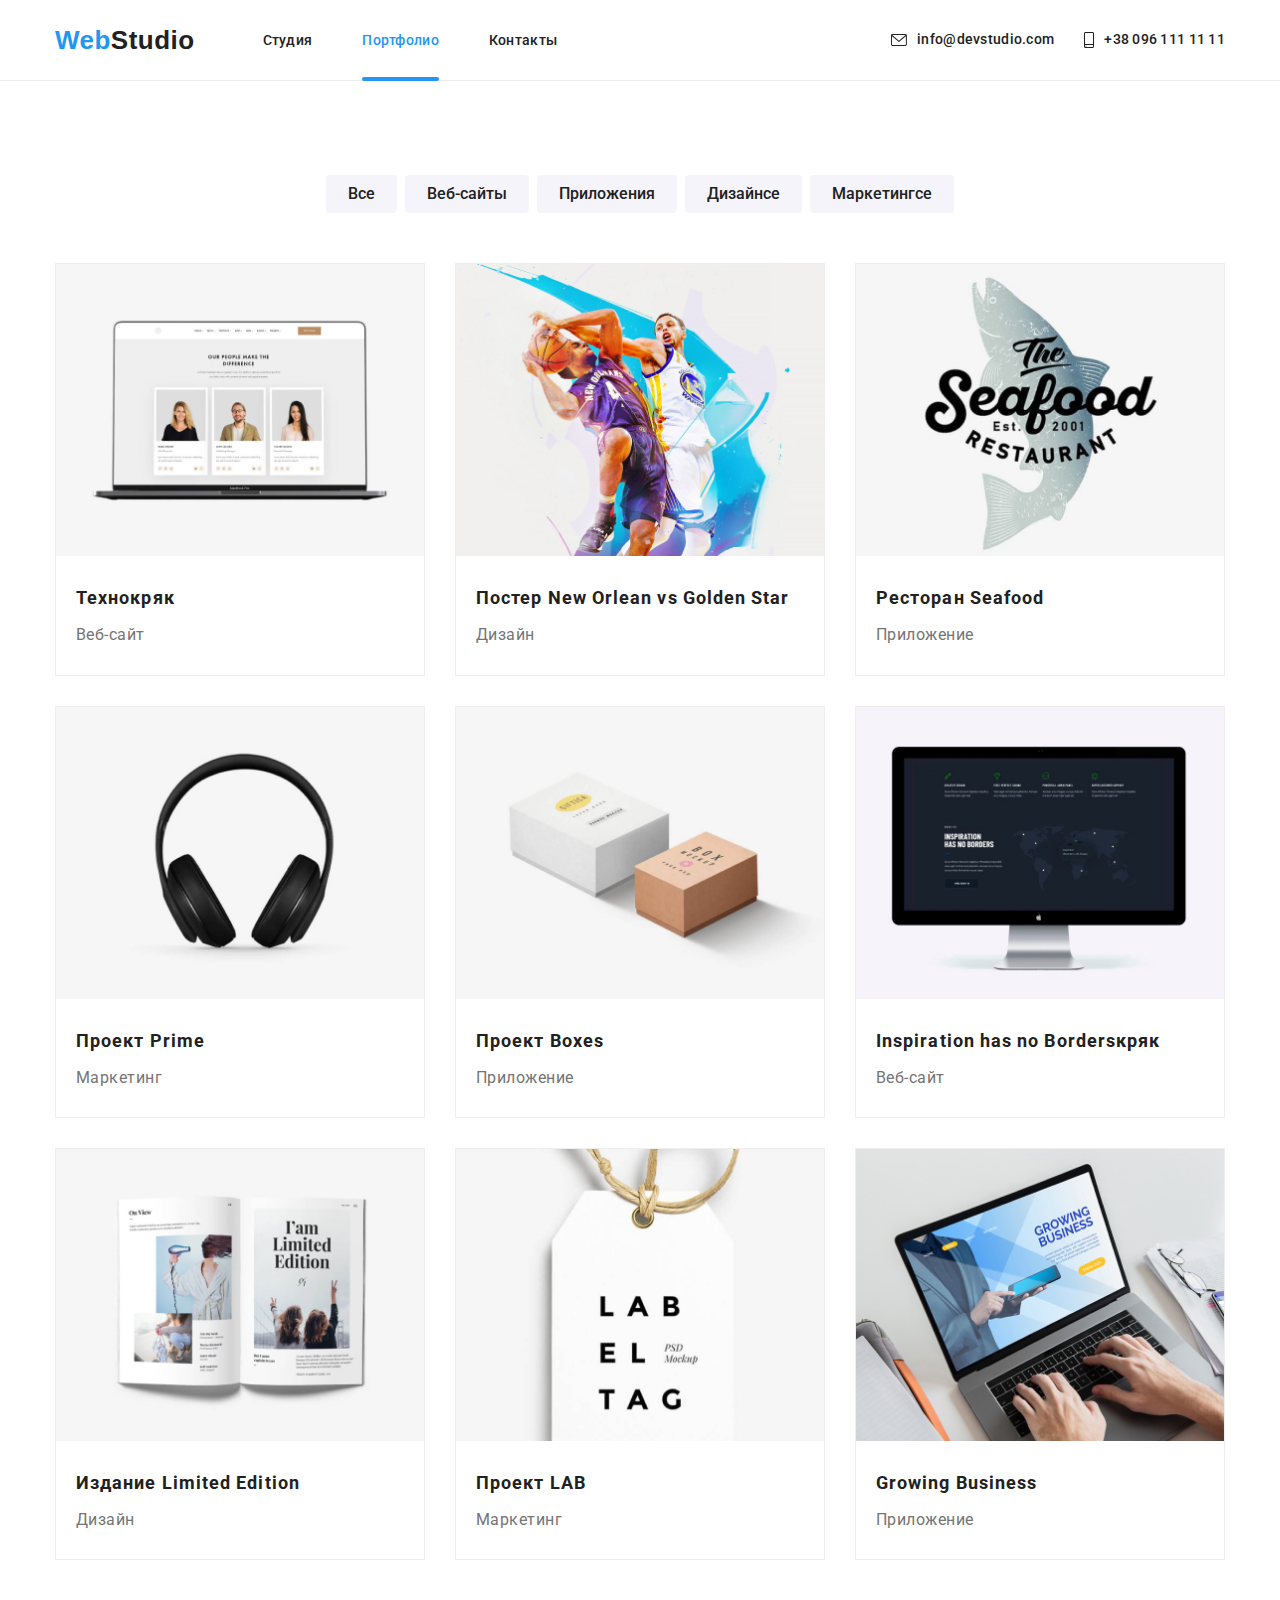
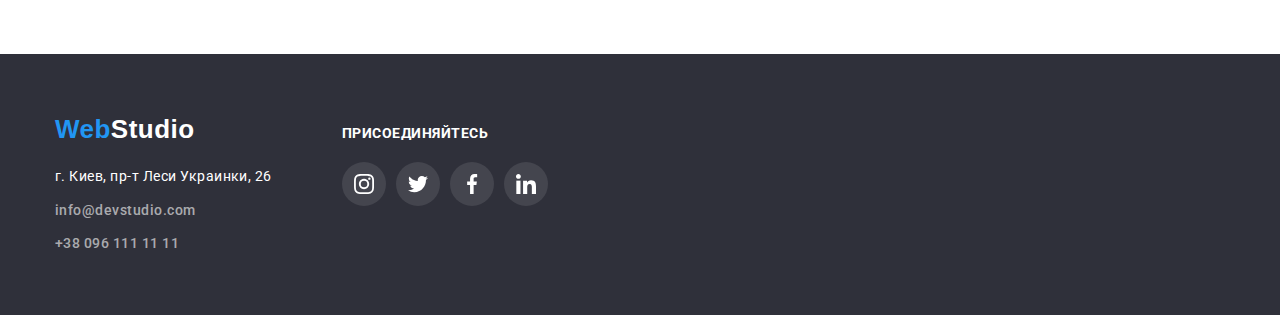
<file: portfolio.html>
<!DOCTYPE html>
<html lang="ru">

<head>
    <meta charset="UTF-8">
    <meta name="viewport" content="width=device-width, initial-scale=1.0">
    <title>Portfolio</title>
    <link rel="preconnect" href="https://fonts.gstatic.com">
    <link href="https://fonts.googleapis.com/css2?family=Roboto:wght@400;700;900&display=swap" rel="stylesheet">
    <link rel="stylesheet" href="https://cdnjs.cloudflare.com/ajax/libs/modern-normalize/1.0.0/modern-normalize.min.css">
    <link rel="stylesheet" href="./css/style.css">
</head>

<body>
    <header class="header">
        <div class="header-container container">
            <nav class="nav">
                <a href="./index.html" class="logo header-logo"><span class="logo-color">Web</span>Studio</a>
                <ul class="menu">
                    <li class="menu-item">
                        <a href="./index.html" class="menu-link">Студия</a>
                    </li>
    
                    <li class="menu-item">
                        <a href="./portfolio.html" class="menu-link current">Портфолио</a>
                    </li>
    
                    <li class="menu-item">
                        <a href="#" class="menu-link">Контакты</a>
                    </li>
                </ul>
    
            </nav>
    
            <ul class="header-contact-list">
                <li class="header-contact-item">
                    <a href="mailto:info@devstudio.com" class="contact header-contact">
                        <svg class="mail-icon icon-contact" width="16" height="12">
                            <use href="./images/icons.svg#mail"></use>
                        </svg>
                        info@devstudio.com
                    </a>
                </li>
            
                <li class="header-contact-item">
                    <a href="tel:+380961111111" class="contact header-contact">
                        <svg class="mail-icon icon-contact" width="10" height="16">
                            <use href="./images/icons.svg#phone"></use>
                        </svg>
                        +38 096 111 11 11
                    </a>
                </li>
            </ul>
        </div>
    </header>
  
    <main>

        <section class="portfolio">
            <div class="portfolio-container container">
                <h1 class="portfolio-title">Наши проэкты</h1>
                <ul class="portfolio-btn-list">
                    <li class="portfolio-btn-item"><button class="portfolio-btn">Все</button></li>
                    <li class="portfolio-btn-item"><button class="portfolio-btn">Веб-сайты</button></li>
                    <li class="portfolio-btn-item"><button class="portfolio-btn">Приложения</button></li>
                    <li class="portfolio-btn-item"><button class="portfolio-btn">Дизайнсе</button></li>
                    <li class="portfolio-btn-item"><button class="portfolio-btn">Маркетингсе</button></li>
                </ul>

                <ul class="project-list">
                    <li class="project-item">
                        <a href="#" class="project-link">
                            <div class="project-box">
                                <img src="./images/technocryk.jpg" alt="Технокряк">
                                <!-- <div class="box-overlay">
                                    <p class="box-overlay-text">Технокряк это современная площадка распространения коронавируса. Компании используют эту платформу для цифрового шпионажа и атак на защищённые сервера конкурентов.</p>
                                </div> -->
                            </div>
                           <div class="project-contect">
                                <h3 class="project-title">Технокряк</h3>
                                <p class="project-text">Веб-сайт</p>
                            </div>
                        </a>
                    </li>

                    <li class="project-item">
                        <a href="#" class="project-link">
                            <div class="project-box">
                                <img src="./images/new-orlean.jpg" alt="Постер New Orlean vs Golden Star">
                                <!-- <div class="box-overlay">
                                    <p class="box-overlay-text">Технокряк это современная площадка распространения коронавируса. Компании используют
                                        эту платформу для цифрового шпионажа и атак на защищённые сервера конкурентов.</p>
                                </div> -->
                            </div>
                            
                            <div class="project-contect">
                                <h3 class="project-title">Постер New Orlean vs Golden Star</h3>
                                <p class="project-text">Дизайн</p>
                            </div>
                        </a>    
                    </li>

                    <li class="project-item">
                        <a href="#" class="project-link">
                            <div class="project-box">
                                <img src="./images/seafood.jpg" alt="Ресторан Seafood">
                                <!-- <div class="box-overlay">
                                    <p class="box-overlay-text">Технокряк это современная площадка распространения коронавируса. Компании используют
                                        эту платформу для цифрового шпионажа и атак на защищённые сервера конкурентов.</p>
                                </div> -->
                            </div>
                            <div class="project-contect">
                                <h3 class="project-title">Ресторан Seafood</h3>
                                <p class="project-text">Приложение</p>
                            </div>
                        </a>    
                    </li>

                    <li class="project-item">
                        <a href="#" class="project-link">
                            <div class="project-box">
                                <img src="./images/prime.jpg" alt="Проект Prime">
                                <!-- <div class="box-overlay">
                                    <p class="box-overlay-text">Технокряк это современная площадка распространения коронавируса. Компании используют
                                        эту платформу для цифрового шпионажа и атак на защищённые сервера конкурентов.</p>
                                </div> -->
                            </div>
                            <div class="project-contect">
                                <h3 class="project-title">Проект Prime</h3>
                                <p class="project-text">Маркетинг</p>
                            </div>
                        </a>    
                    </li>

                    <li class="project-item">
                        <a href="#" class="project-link">
                            <div class="project-box">
                                <img src="./images/boxes.jpg" alt="Проект Boxes">
                                <!-- <div class="box-overlay">
                                    <p class="box-overlay-text">Технокряк это современная площадка распространения коронавируса. Компании используют
                                        эту платформу для цифрового шпионажа и атак на защищённые сервера конкурентов.</p>
                                </div> -->
                            </div>
                            <div class="project-contect">
                                <h3 class="project-title">Проект Boxes</h3>
                                <p class="project-text">Приложение</p>
                            </div>
                        </a>
                    </li>
                    <li class="project-item">
                        <a href="#" class="project-link">
                            <div class="project-box">
                                <img src="./images/inspiration.jpg" alt="Inspiration has no Bordersкряк">
                                <!-- <div class="box-overlay">
                                    <p class="box-overlay-text">Технокряк это современная площадка распространения коронавируса. Компании используют
                                        эту платформу для цифрового шпионажа и атак на защищённые сервера конкурентов.</p>
                                </div> -->
                            </div>
                            <div class="project-contect">
                                <h3 class="project-title">Inspiration has no Bordersкряк</h3>
                                <p class="project-text">Веб-сайт</p>
                            </div>
                        </a>
                    </li>
                    <li class="project-item">
                        <a href="#" class="project-link">
                            <div class="project-box">
                                <img src="./images/limited-edition.jpg" alt="Издание Limited Edition">
                                <!-- <div class="box-overlay">
                                    <p class="box-overlay-text">Технокряк это современная площадка распространения коронавируса. Компании используют
                                        эту платформу для цифрового шпионажа и атак на защищённые сервера конкурентов.</p>
                                </div> -->
                            </div>
                            <div class="project-contect">
                                <h3 class="project-title">Издание Limited Edition</h3>
                                <p class="project-text">Дизайн</p>
                            </div>
                        </a>
                    </li>
                    <li class="project-item">
                        <a href="#" class="project-link">
                            <div class="project-box">
                                <img src="./images/lab.jpg" alt="Проект LAB">
                                <!-- <div class="box-overlay">
                                    <p class="box-overlay-text">Технокряк это современная площадка распространения коронавируса. Компании используют
                                        эту платформу для цифрового шпионажа и атак на защищённые сервера конкурентов.</p>
                                </div> -->
                            </div>
                            <div class="project-contect">
                                <h3 class="project-title">Проект LAB</h3>
                                <p class="project-text">Маркетинг</p>
                            </div>
                        </a>
                    </li>
                    <li class="project-item">
                        <a href="#" class="project-link">
                            <div class="project-box">
                                <img src="./images/growing-business.jpg" alt="Growing Business">
                                <!-- <div class="box-overlay">
                                    <p class="box-overlay-text">Технокряк это современная площадка распространения коронавируса. Компании используют
                                        эту платформу для цифрового шпионажа и атак на защищённые сервера конкурентов.</p>
                                </div> -->
                            </div>
                            <div class="project-contect">
                                <h3 class="project-title">Growing Business</h3>
                                <p class="project-text">Приложение</p>
                            </div>
                        </a>
                    </li>
                </ul>
            </div>
        </section>

    </main>
    
    <footer class="footer">
        <div class="fotter-container container">
            <div class="footer-address">
                <a href="index.html" class="footer-logo logo"><span class="logo-color">Web</span>Studio</a>
                <address>
                    <ul class="footer-list">
                        <li class="footer-item">
                            <a href="https://www.google.com/maps/place/%D0%B1%D1%83%D0%BB%D1%8C%D0%B2%D0%B0%D1%80+%D0%9B%D0%B5%D1%81%D1%96+%D0%A3%D0%BA%D1%80%D0%B0%D1%97%D0%BD%D0%BA%D0%B8,+26,+%D0%9A%D0%B8%D1%97%D0%B2,+02000/@50.4265807,30.5361971,17z/data=!3m1!4b1!4m5!3m4!1s0x40d4cf0e033ecbe9:0x57a4dffefec77da0!8m2!3d50.4265807!4d30.5383858"
                                class="address">г. Киев, пр-т Леси Украинки, 26</a>
                        </li>
                        <li class="footer-item">
                            <a href="mailto:info@devstudio.com" class="footer-contact contact">info@devstudio.com</a>
                        </li>
                        <li class="footer-item">
                            <a href="tel:+380961111111" class="footer-contact contact">+38 096 111 11 11</a>
                        </li>
                    </ul>
                </address>
            </div>
    
            <div class="footer-social-media">
                <h3 class="title-uppercase footer-title">присоединяйтесь</h3>
                <ul class="social-media">
                    <li class="social-media-item">
                        <a href="" class="social-media-link">
                            <svg class="social-media-icon" width="20" height="20">
                                <use href="./images/icons.svg#insta"></use>
                            </svg>
                        </a>
                    </li>
                    <li class="social-media-item">
                        <a href="" class="social-media-link">
                            <svg class="social-media-icon futer-social-media-icon" width="20" height="20">
                                <use href="./images/icons.svg#twitter"></use>
                            </svg>
                        </a>
                    </li>
                    <li class="social-media-item">
                        <a href="" class="social-media-link">
                            <svg class="social-media-icon" width="20" height="20">
                                <use href="./images/icons.svg#fb"></use>
                            </svg>
                        </a>
                    </li>
                    <li class="social-media-item">
                        <a href="" class="social-media-link">
                            <svg class="social-media-icon" width="20" height="20">
                                <use href="./images/icons.svg#linkedin"></use>
                            </svg>
                        </a>
                    </li>
                </ul>
            </div>
        </div>
    </footer>
</body>

</html>
</file>
<file: css/style.css>
:root {
  --white-color: #ffffff;
  --blue-text: #2196f3;
  --black-text: #212121;
  --grey-text: #757575;
  --grey-light-text: rgba(255, 255, 255, 0.6);
  --grey-background: #2f303a;
  --blue-background: #2196f3;
  --grey-light-background: #f5f4fa;
  --light-btn: #f5f4fa;
  --blue-btn: #2196f3;
  --padding-main-size: 94px;
  --padding-footer-size: 60px;
  --project-list-gap: 30px;
  --project-border-color: #eeeeee;
  --icon-color: #afb1b8;
  --sm-bg-color: rgba(255, 255, 255, 0.1);
  --img-bg-color: rgba(47, 48, 58, 0.8);
  --overlay-bg-color: rgba(33, 150, 243, 0.9);
  --cubic-bezier: cubic-bezier(0.4, 0, 0.2, 1);
}

body {
  font-family: 'Roboto', sans-serif;
  font-style: normal;
  letter-spacing: 0.03em;
}

a {
  text-decoration: none;
}

ul {
  text-decoration: none;
  list-style-type: none;
  padding: 0;
  margin: 0;
}

p,
h1,
h2,
h3,
h4 {
  padding: 0;
  margin: 0;
}

img {
  display: block;
  max-width: 100%;
}

address {
  text-decoration: none;
  font-style: normal;
}

.container {
  width: 1200px;
  margin: 0 auto;
  padding: var(--padding-main-size) 15px;
}

.title {
  font-weight: 700;
  font-size: 36px;
  line-height: 1.17;
  text-align: center;
  color: var(--black-text);
  margin-bottom: 50px;
}

.logo {
  font-family: 'Raleway', sans-serif;
  font-weight: 700;
  font-size: 26px;
  line-height: 1.19;
}

.logo-color {
  color: var(--blue-text);
}

.title-uppercase {
  font-weight: 700;
  font-size: 14px;
  line-height: 1.14;
  text-transform: uppercase;
}

/* header */

.header-logo {
  color: var(--black-text);
  margin-right: 68px;
}

.menu-link {
  font-weight: 500;
  font-size: 14px;
  color: var(--black-text);
  letter-spacing: 0.02em;
  padding: 32px 0px;
}

.menu-link.current {
  position: relative;
  color: var(--blue-text);
}

.menu-link.current::after {
  position: absolute;
  left: 0px;
  bottom: -1px;
  content: '';
  display: inline-block;
  height: 4px;
  width: 100%;
  border-radius: 2px;
  background-color: var(--blue-background);
}

.contact {
  display: flex;
  align-items: center;
  font-weight: 500;
  font-size: 14px;
}

.header {
  /* position: sticky; */
  top: 0px;
  background-color: var(--white-color);
  border-bottom: 1px solid #ececec;
  z-index: 1;
}

.header-contact {
  line-height: 1.14;
  letter-spacing: 0.02em;
  color: var(--black-text);
  padding: 32px 0;
}

.menu-link:hover,
.menu-link:focus,
.header-contact:hover,
.header-contact:focus,
.footer-contact:hover,
.footer-contact:focus {
  color: var(--blue-text);
}

.header-container {
  display: flex;
  align-items: center;
  justify-content: space-between;
  padding-top: 0;
  padding-bottom: 0;
}

.nav {
  display: flex;
  align-items: center;
}

.menu {
  display: flex;
}

.menu-item:not(:last-child) {
  margin-right: 50px;
}

.header-contact-item:first-child {
  margin-right: 30px;
}

.header-contact-list {
  display: flex;
}

.mail-icon {
  display: flex;
}

.icon-contact {
  margin-right: 10px;
  fill: currentColor;
}

/* hero */

.hero {
  /* max-width: 1600px;
  padding: 200px 0;
  background-image: linear-gradient(
      to right,
      rgba(47, 48, 58, 0.4),
      rgba(47, 48, 58, 0.4)
    ),
    url(../images/hero-img.jpg); */
  background-repeat: no-repeat;
  background-size: cover;
  background-color: var(--grey-background);
  margin: 0 auto;
}

.hero-container {
  display: flex;
  margin: 0 auto;
  flex-direction: column;
  align-items: center;
  justify-content: center;
  max-width: 1600px;
  padding: 200px 0;
  background-image: linear-gradient(
      to right,
      rgba(47, 48, 58, 0.4),
      rgba(47, 48, 58, 0.4)
    ),
    url(../images/hero-img.jpg);
}

.hero-title {
  max-width: 696px;
  font-weight: 900;
  font-size: 44px;
  line-height: 1.36;
  text-align: center;
  letter-spacing: 0.06em;
  color: #ffffff;
  margin-bottom: 30px;
}

.hero-btn {
  display: block;
  min-width: 200px;
  height: 50px;
  background-color: var(--blue-btn);
  border: none;
  border-radius: 4px;
  font-weight: 700;
  font-size: 16px;
  line-height: 1.88;
  text-align: center;
  color: var(--white-color);
}

/* feature */

/* .container-feature {
  padding-top: var(--padding-main-size);
  padding-bottom: var(--padding-main-size);
} */

.feature-list {
  display: flex;
  justify-content: space-between;
}

.feature-item {
  width: calc((100% - 90px) / 4);
}

.container-icons {
  display: flex;
  align-items: center;
  justify-content: center;
  width: 100%;
  height: 120px;
  background-color: var(--grey-light-background);
  border-radius: 4px;
  margin-bottom: 30px;
}

.feature-title {
  color: var(--black-text);
  margin-bottom: 10px;
}

.feature-text {
  font-weight: 400;
  font-size: 14px;
  line-height: 1.71;
  color: var(--grey-text);
}

/* activity */

.activity-container {
  padding-top: 0px;
}

.activity-list {
  display: flex;
  justify-content: space-between;
}

.activity-item {
  width: calc((100% - 60px) / 3);
  position: relative;
}

.activity-item-conteiner {
  display: flex;
  align-items: center;
  justify-content: center;
  width: 100%;
  height: 70px;
  background-color: var(--img-bg-color);
  position: absolute;
  bottom: 0;
}

.activity-item-text {
  color: var(--white-color);
}

/* command */

/* .command-container {
  padding-top: var(--padding-main-size);
  padding-bottom: var(--padding-main-size);
} */

.command {
  background-color: var(--grey-light-background);
}

.command-list {
  display: flex;
  justify-content: space-between;
  font-size: 16px;
  line-height: 1.19;
  text-align: center;
}

.command-item {
  background-color: var(--white-color);
  box-shadow: 0px 1px 3px rgba(0, 0, 0, 0.12), 0px 1px 1px rgba(0, 0, 0, 0.14),
    0px 2px 1px rgba(0, 0, 0, 0.2);
  border-radius: 0px 0px 4px 4px;
}

.command-image {
  max-width: 270px;
}

.command-tumb {
  padding: 30px 32px;
}

.command-list-title {
  font-weight: 500;
  color: var(--black-text);
  margin-bottom: 10px;
}

.command-list-text {
  font-weight: 400;
  color: var(--grey-text);
  margin-bottom: 16px;
}

.social-media {
  display: flex;
  justify-content: space-between;
}

.social-media-link {
  display: flex;
  justify-content: center;
  align-items: center;
  width: 44px;
  height: 44px;
  border-radius: 50%;
}

.command .social-media-link {
  color: var(--icon-color);
}

.footer .social-media-link {
  background-color: var(--sm-bg-color);
  color: var(--white-color);
}

.social-media-icon {
  justify-content: center;
  align-items: center;
  fill: currentColor;
}

.social-media-link:hover,
.social-media-link:focus {
  background-color: var(--blue-background);
  color: var(--white-color);
}

.client-link {
  display: flex;
  justify-content: center;
  align-items: center;
  width: 170px;
  height: 90px;
  border: 1px solid var(--icon-color);
  border-radius: 4px;
  color: var(--icon-color);
}

.client-link:hover,
.client:focus {
  color: var(--blue-background);
  border-color: var(--blue-background);
}

.client-icon {
  fill: currentColor;
}

.client-list {
  display: flex;
  justify-content: space-between;
}

/* footer */

.fotter-container {
  display: flex;
  padding-top: var(--padding-footer-size);
  padding-bottom: var(--padding-footer-size);
}

.footer {
  background-color: var(--grey-background);
}

.footer-address {
  margin-right: 70px;
}

.footer-logo {
  display: block;
  color: var(--white-color);
  margin-bottom: 20px;
}

.footer-item:not(:last-child) {
  margin-bottom: 9px;
}

.footer-contact {
  line-height: 24px;
  color: var(--grey-light-text);
}

.address {
  font-weight: 400;
  font-size: 14px;
  line-height: 1.71;
  color: var(--white-color);
}

.footer-social-media {
  min-width: 206px;
}

.footer-title {
  color: var(--white-color);
  margin-bottom: 20px;
  padding-top: 12px;
}

/* portolio  */

/* main */

/* .portfolio-container {
  padding-top: var(--padding-main-size);
  padding-bottom: var(--padding-main-size);
} */

.portfolio-title {
  position: absolute;
  white-space: nowrap;
  clip-path: inset(100%);
  clip: rect(0 0 0 0);
  overflow: hidden;
}

.portfolio-btn-list {
  display: flex;
  justify-content: center;
  margin-bottom: 50px;
}

.portfolio-btn-item:not(:last-child) {
  margin-right: 8px;
}

.portfolio-btn {
  background-color: var(--grey-light-background);
  border: none;
  font-weight: 500;
  font-size: 16px;
  line-height: 1.63;
  text-align: center;
  color: var(--black-text);
  padding: 6px 22px;
  border-radius: 4px;
}

.portfolio-btn:hover,
.portfolio-btn:focus {
  background-color: var(--blue-btn);
  color: var(--white-color);
  box-shadow: 0px 3px 1px rgba(0, 0, 0, 0.1), 0px 1px 2px rgba(0, 0, 0, 0.08),
    0px 2px 2px rgba(0, 0, 0, 0.12);
}

.project-list {
  display: flex;
  flex-wrap: wrap;
  margin-top: calc(-1 * var(--project-list-gap));
  margin-left: calc(-1 * var(--project-list-gap));
}

.project-item {
  flex-basis: calc(100% / 3 - var(--project-list-gap));
  margin-top: var(--project-list-gap);
  margin-left: var(--project-list-gap);
  border: 1px solid var(--project-border-color);
}

.project-item:hover {
  box-shadow: 0px 1px 1px rgba(0, 0, 0, 0.12), 0px 4px 4px rgba(0, 0, 0, 0.06),
    1px 4px 6px rgba(0, 0, 0, 0.16);
}

.project-item:hover .box-overlay {
  transform: translatey(0);
}

.project-link {
  display: block;
}

.project-box {
  position: relative;
  overflow: hidden;
}

.box-overlay {
  display: flex;
  align-items: center;
  padding: 24px;
  position: absolute;
  top: 0;
  left: 0;
  width: 100%;
  height: 100%;
  background-color: var(--overlay-bg-color);
  transform: translatey(100%);
  transition: transform 250ms var(--cubic-bezier);
  overflow: auto;
}

.box-overlay-text {
  font-weight: 400;
  font-size: 18px;
  line-height: 1.56;
  letter-spacing: 0.03em;
  color: var(--white-color);
}

.project-contect {
  padding: 24px 20px;
}

.project-title {
  font-weight: 700;
  font-size: 18px;
  line-height: 2;
  letter-spacing: 0.06em;
  color: var(--black-text);
  margin-bottom: 4px;
}

.project-text {
  font-weight: 400;
  font-size: 16px;
  line-height: 1.88;
  color: var(--grey-text);
}
</file>
